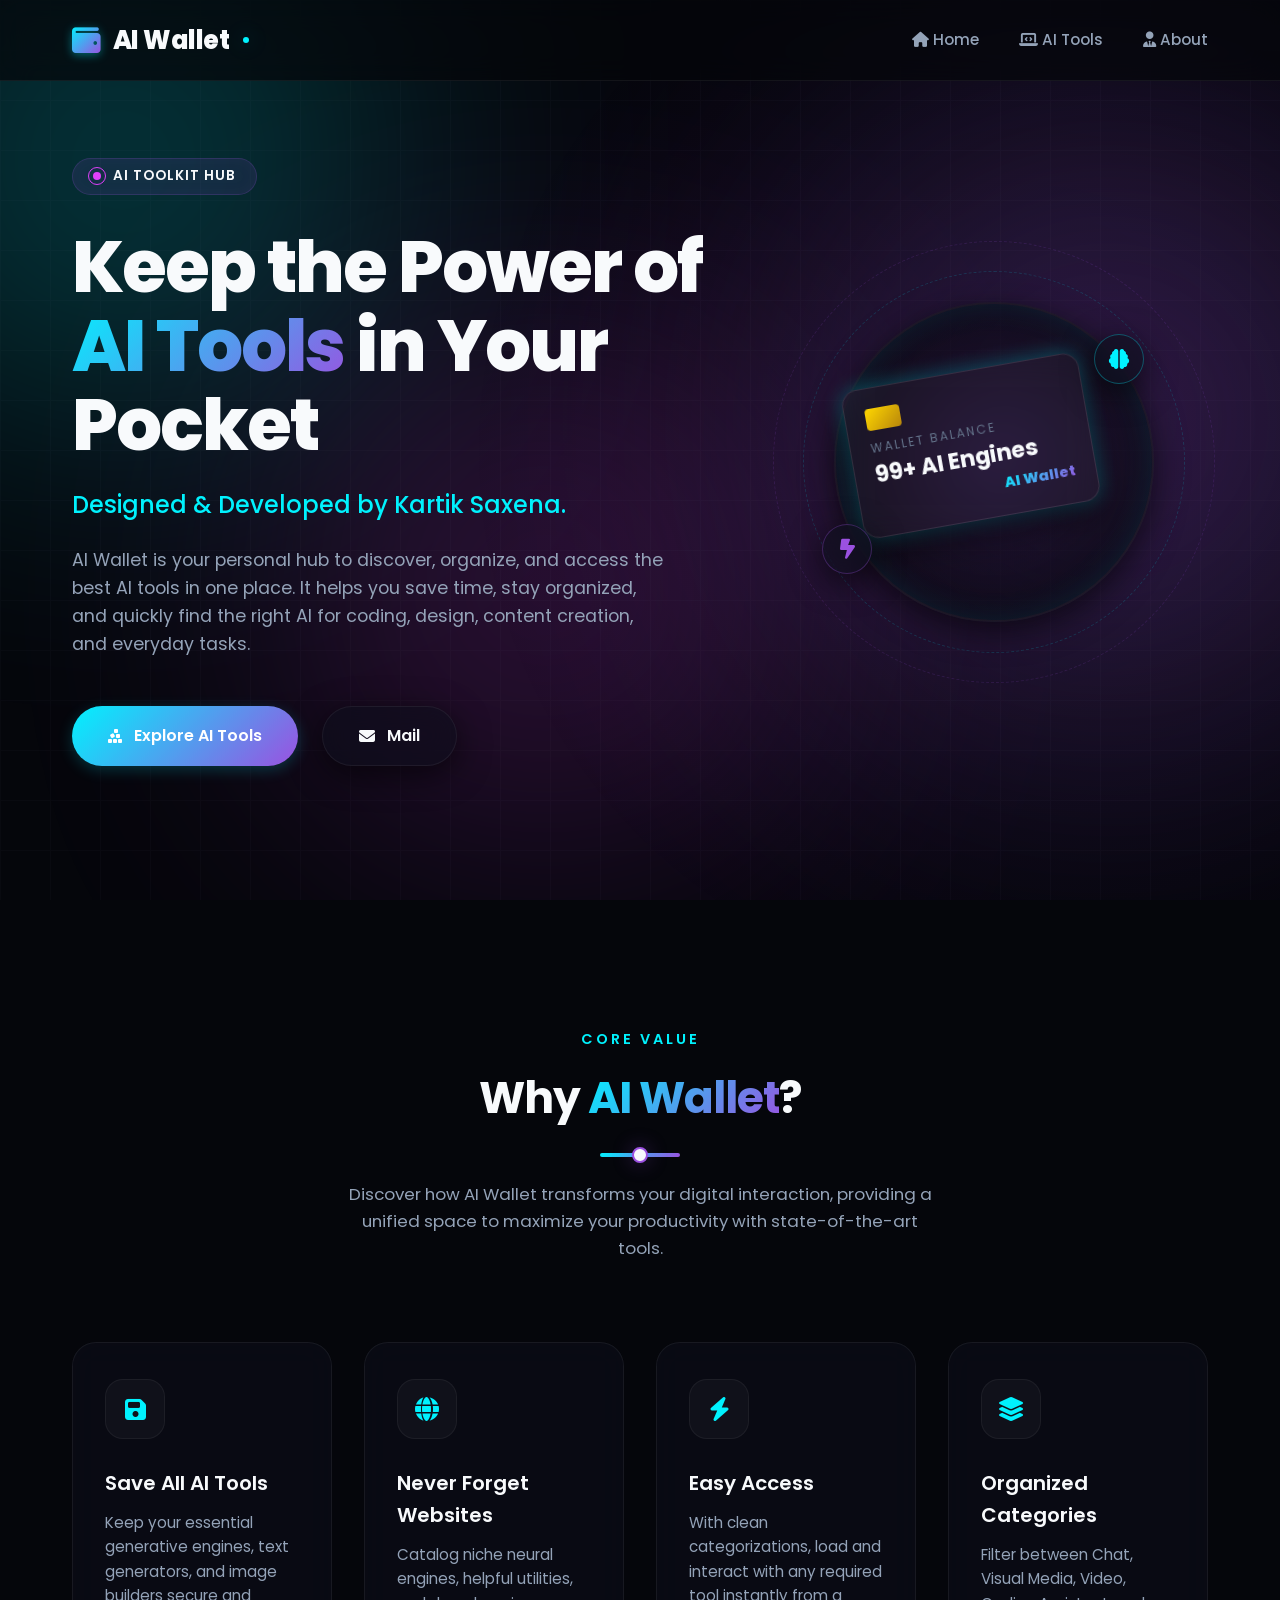
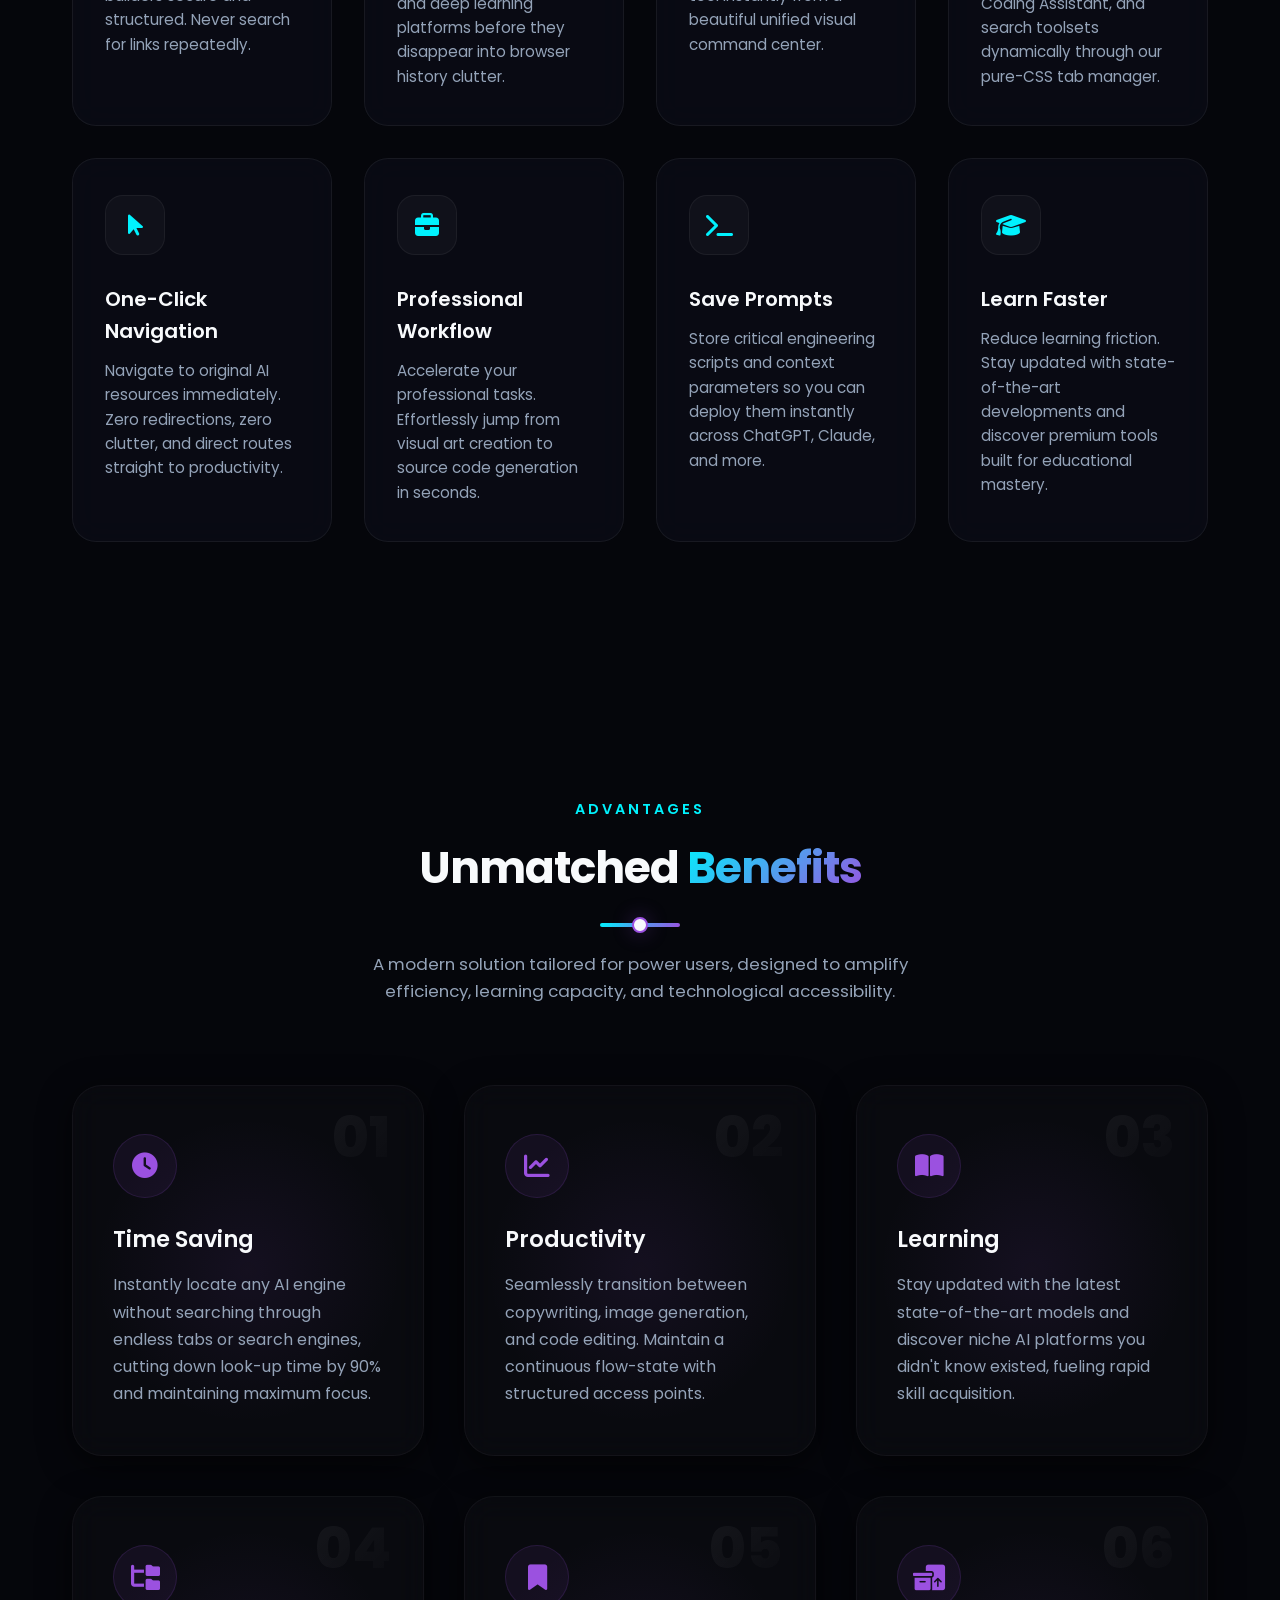
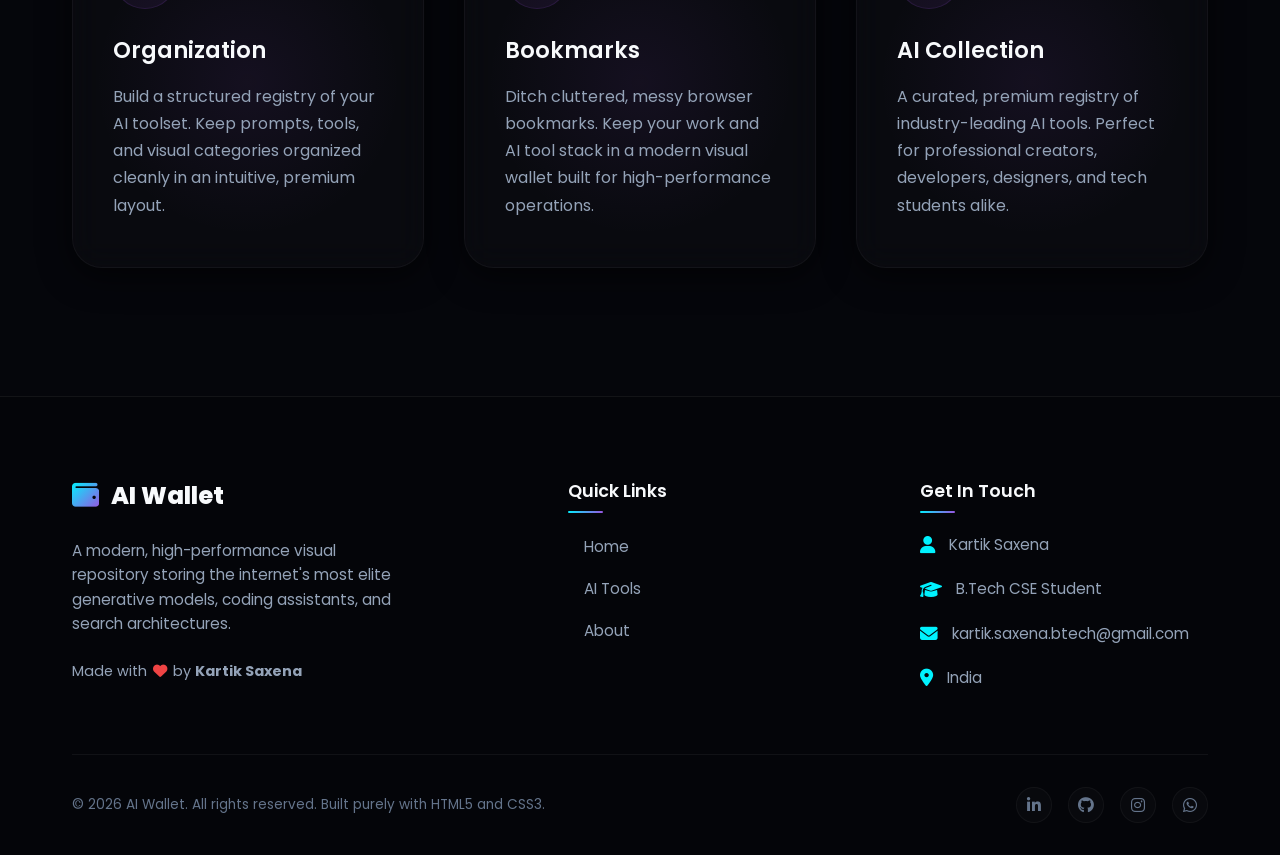
<file: index.html>
<!DOCTYPE html>
<html lang="en">
<head>
    <meta charset="UTF-8">
    <meta name="viewport" content="width=device-width, initial-scale=1.0">
    <title>AI Wallet - Your Personal AI Toolkit & Knowledge Vault</title>
    <!-- Font Awesome Icons -->
    <link rel="stylesheet" href="https://cdnjs.cloudflare.com/ajax/libs/font-awesome/6.4.0/css/all.min.css" integrity="sha512-iecdLmaskl7CVkqkXNQ/ZH/XLlvWZOJyj7Yy7tcenmpD1ypASozpmT/E0iPtmFIB46ZmdtAc9eNBvH0H/ZpiBw==" crossorigin="anonymous" referrerpolicy="no-referrer" />
    <!-- Link CSS -->
    <link rel="stylesheet" href="style.css">
</head>
<body>

    <!-- BACKGROUND DECORATIVE GLOWS -->
    <div class="bg-glow-container">
        <div class="glow-blob glow-blob-1"></div>
        <div class="glow-blob glow-blob-2"></div>
        <div class="glow-blob glow-blob-3"></div>
    </div>
    <div class="bg-grid-pattern"></div>

    <!-- NAVBAR -->
    <header class="header">
        <div class="container navbar">
            <a href="index.html" class="logo">
                <i class="fa-solid fa-wallet"></i> AI Wallet<span class="logo-dot"></span>
            </a>
            
            <!-- CSS-only mobile menu toggle -->
            <input type="checkbox" id="nav-toggle" class="nav-toggle">
            <label for="nav-toggle" class="nav-toggle-label">
                <span></span>
                <span></span>
                <span></span>
            </label>
            
            <ul class="nav-menu">
                <li><a href="index.html" class="nav-link active"><i class="fa-solid fa-house"></i> Home</a></li>
                <li><a href="ai-tools.html" class="nav-link"><i class="fa-solid fa-laptop-code"></i> AI Tools</a></li>
                <li><a href="about.html" class="nav-link"><i class="fa-solid fa-user-tie"></i> About</a></li>
            </ul>
        </div>
    </header>

    <main>
        <!-- HERO SECTION & WEBSITE INTRODUCTION -->
        <section class="hero">
            <div class="container hero-grid">
                <div class="hero-content">
                    <div class="hero-tagline-wrapper">
                        <span class="tagline-pulse"></span>
                        <span>AI Toolkit Hub </span>
                    </div>
                    <h1 class="hero-title">
                        Keep the Power of <span class="gradient-text">AI Tools</span> in Your Pocket
                    </h1>
                    <h2 class="hero-subtitle">
                        Designed & Developed by Kartik Saxena.
                    </h2>
                    <p class="hero-desc">
    AI Wallet is your personal hub to discover, organize, and access the best AI tools in one place. It helps you save time, stay organized, and quickly find the right AI for coding, design, content creation, and everyday tasks.
</p>

                    <div class="hero-btns">
                        <a href="ai-tools.html" class="btn btn-primary"><i class="fa-solid fa-cubes-stacked"></i> Explore AI Tools</a>
                        <a href="mailto:kartiksaxena748@gmail.com" class="btn btn-secondary"><i class="fa-solid fa-envelope"></i> Mail</a>
                    </div>
                </div>
                
                <div class="hero-visual">
                    <div class="visual-globe"></div>
                    <!-- Float mock card -->
                    <div class="wallet-card-mock">
                        <div class="mock-chip"></div>
                        <div>
                            <div class="mock-title">Wallet Balance</div>
                            <div class="mock-balance">99+ AI Engines</div>
                        </div>
                        <div class="mock-brand">AI Wallet</div>
                    </div>
                    <!-- Floating decorative icons -->
                    <div class="floating-icon-ai float-icon-1">
                        <i class="fa-solid fa-brain"></i>
                    </div>
                    <div class="floating-icon-ai float-icon-2">
                        <i class="fa-solid fa-bolt-lightning"></i>
                    </div>
                </div>
            </div>
        </section>

        <!-- SECOND SECTION: WHY AI WALLET? -->
        <section class="section-padding">
            <div class="container">
                <div class="section-header">
                    <span class="sub-title">Core Value</span>
                    <h2 class="main-title text-center">Why <span class="gradient-text">AI Wallet</span>?</h2>
                    <div class="divider"></div>
                    <p class="desc">Discover how AI Wallet transforms your digital interaction, providing a unified space to maximize your productivity with state-of-the-art tools.</p>
                </div>
                
                <div class="why-grid">
                    <!-- Card 1 -->
                    <div class="info-card">
                        <div class="info-card-icon-wrapper">
                            <i class="fa-solid fa-floppy-disk"></i>
                        </div>
                        <h3 class="info-card-title">Save All AI Tools</h3>
                        <p class="info-card-desc">Keep your essential generative engines, text generators, and image builders secure and structured. Never search for links repeatedly.</p>
                    </div>
                    
                    <!-- Card 2 -->
                    <div class="info-card">
                        <div class="info-card-icon-wrapper">
                            <i class="fa-solid fa-globe"></i>
                        </div>
                        <h3 class="info-card-title">Never Forget Websites</h3>
                        <p class="info-card-desc">Catalog niche neural engines, helpful utilities, and deep learning platforms before they disappear into browser history clutter.</p>
                    </div>
                    
                    <!-- Card 3 -->
                    <div class="info-card">
                        <div class="info-card-icon-wrapper">
                            <i class="fa-solid fa-bolt"></i>
                        </div>
                        <h3 class="info-card-title">Easy Access</h3>
                        <p class="info-card-desc">With clean categorizations, load and interact with any required tool instantly from a beautiful unified visual command center.</p>
                    </div>
                    
                    <!-- Card 4 -->
                    <div class="info-card">
                        <div class="info-card-icon-wrapper">
                            <i class="fa-solid fa-layer-group"></i>
                        </div>
                        <h3 class="info-card-title">Organized Categories</h3>
                        <p class="info-card-desc">Filter between Chat, Visual Media, Video, Coding Assistant, and search toolsets dynamically through our pure-CSS tab manager.</p>
                    </div>
                    
                    <!-- Card 5 -->
                    <div class="info-card">
                        <div class="info-card-icon-wrapper">
                            <i class="fa-solid fa-arrow-pointer"></i>
                        </div>
                        <h3 class="info-card-title">One-Click Navigation</h3>
                        <p class="info-card-desc">Navigate to original AI resources immediately. Zero redirections, zero clutter, and direct routes straight to productivity.</p>
                    </div>
                    
                    <!-- Card 6 -->
                    <div class="info-card">
                        <div class="info-card-icon-wrapper">
                            <i class="fa-solid fa-briefcase"></i>
                        </div>
                        <h3 class="info-card-title">Professional Workflow</h3>
                        <p class="info-card-desc">Accelerate your professional tasks. Effortlessly jump from visual art creation to source code generation in seconds.</p>
                    </div>
                    
                    <!-- Card 7 -->
                    <div class="info-card">
                        <div class="info-card-icon-wrapper">
                            <i class="fa-solid fa-terminal"></i>
                        </div>
                        <h3 class="info-card-title">Save Prompts</h3>
                        <p class="info-card-desc">Store critical engineering scripts and context parameters so you can deploy them instantly across ChatGPT, Claude, and more.</p>
                    </div>
                    
                    <!-- Card 8 -->
                    <div class="info-card">
                        <div class="info-card-icon-wrapper">
                            <i class="fa-solid fa-graduation-cap"></i>
                        </div>
                        <h3 class="info-card-title">Learn Faster</h3>
                        <p class="info-card-desc">Reduce learning friction. Stay updated with state-of-the-art developments and discover premium tools built for educational mastery.</p>
                    </div>
                </div>
            </div>
        </section>

        <!-- THIRD SECTION: BENEFITS -->
        <section class="section-padding">
            <div class="container">
                <div class="section-header">
                    <span class="sub-title">Advantages</span>
                    <h2 class="main-title text-center">Unmatched <span class="gradient-text">Benefits</span></h2>
                    <div class="divider"></div>
                    <p class="desc">A modern solution tailored for power users, designed to amplify efficiency, learning capacity, and technological accessibility.</p>
                </div>
                
                <div class="benefits-grid">
                    <!-- Benefit 1 -->
                    <div class="glass-card">
                        <div class="benefit-num">01</div>
                        <div class="benefit-icon-box">
                            <i class="fa-solid fa-clock"></i>
                        </div>
                        <div class="benefit-content">
                            <h3 class="benefit-title">Time Saving</h3>
                            <p class="benefit-desc">Instantly locate any AI engine without searching through endless tabs or search engines, cutting down look-up time by 90% and maintaining maximum focus.</p>
                        </div>
                    </div>
                    
                    <!-- Benefit 2 -->
                    <div class="glass-card">
                        <div class="benefit-num">02</div>
                        <div class="benefit-icon-box">
                            <i class="fa-solid fa-chart-line"></i>
                        </div>
                        <div class="benefit-content">
                            <h3 class="benefit-title">Productivity</h3>
                            <p class="benefit-desc">Seamlessly transition between copywriting, image generation, and code editing. Maintain a continuous flow-state with structured access points.</p>
                        </div>
                    </div>
                    
                    <!-- Benefit 3 -->
                    <div class="glass-card">
                        <div class="benefit-num">03</div>
                        <div class="benefit-icon-box">
                            <i class="fa-solid fa-book-open"></i>
                        </div>
                        <div class="benefit-content">
                            <h3 class="benefit-title">Learning</h3>
                            <p class="benefit-desc">Stay updated with the latest state-of-the-art models and discover niche AI platforms you didn't know existed, fueling rapid skill acquisition.</p>
                        </div>
                    </div>
                    
                    <!-- Benefit 4 -->
                    <div class="glass-card">
                        <div class="benefit-num">04</div>
                        <div class="benefit-icon-box">
                            <i class="fa-solid fa-folder-tree"></i>
                        </div>
                        <div class="benefit-content">
                            <h3 class="benefit-title">Organization</h3>
                            <p class="benefit-desc">Build a structured registry of your AI toolset. Keep prompts, tools, and visual categories organized cleanly in an intuitive, premium layout.</p>
                        </div>
                    </div>
                    
                    <!-- Benefit 5 -->
                    <div class="glass-card">
                        <div class="benefit-num">05</div>
                        <div class="benefit-icon-box">
                            <i class="fa-solid fa-bookmark"></i>
                        </div>
                        <div class="benefit-content">
                            <h3 class="benefit-title">Bookmarks</h3>
                            <p class="benefit-desc">Ditch cluttered, messy browser bookmarks. Keep your work and AI tool stack in a modern visual wallet built for high-performance operations.</p>
                        </div>
                    </div>
                    
                    <!-- Benefit 6 -->
                    <div class="glass-card">
                        <div class="benefit-num">06</div>
                        <div class="benefit-icon-box">
                            <i class="fa-solid fa-boxes-packing"></i>
                        </div>
                        <div class="benefit-content">
                            <h3 class="benefit-title">AI Collection</h3>
                            <p class="benefit-desc">A curated, premium registry of industry-leading AI tools. Perfect for professional creators, developers, designers, and tech students alike.</p>
                        </div>
                    </div>
                </div>
            </div>
        </section>
    </main>

    <!-- FOOTER -->
    <footer class="footer">
        <div class="container">
            <div class="footer-top">
                <!-- Brand Col -->
                <div class="footer-brand-box">
                    <a href="index.html" class="footer-logo">
                        <i class="fa-solid fa-wallet"></i> AI Wallet
                    </a>
                    <p class="footer-desc">
                        A modern, high-performance visual repository storing the internet's most elite generative models, coding assistants, and search architectures.
                    </p>
                    <div class="footer-credit">
                        Made with <i class="fa-solid fa-heart"></i> by <strong>Kartik Saxena</strong>
                    </div>
                </div>
                
                <!-- Quick Links -->
                <div>
                    <h4 class="footer-col-title">Quick Links</h4>
                    <ul class="footer-links">
                        <li class="footer-link-item"><a href="index.html" class="active"><i class="fa-solid fa-chevron-right"></i> Home</a></li>
                        <li class="footer-link-item"><a href="ai-tools.html"><i class="fa-solid fa-chevron-right"></i> AI Tools</a></li>
                        <li class="footer-link-item"><a href="about.html"><i class="fa-solid fa-chevron-right"></i> About</a></li>
                    </ul>
                </div>
                
                <!-- Contact info -->
                <div>
                    <h4 class="footer-col-title">Get In Touch</h4>
                    <div class="footer-contact-info">
                        <div class="contact-info-item">
                            <i class="fa-solid fa-user"></i>
                            <span>Kartik Saxena</span>
                        </div>
                        <div class="contact-info-item">
                            <i class="fa-solid fa-graduation-cap"></i>
                            <span>B.Tech CSE Student</span>
                        </div>
                        <div class="contact-info-item">
                            <i class="fa-solid fa-envelope"></i>
                            <a href="mailto:kartik.saxena.btech@gmail.com">kartik.saxena.btech@gmail.com</a>
                        </div>
                        <div class="contact-info-item">
                            <i class="fa-solid fa-location-dot"></i>
                            <span>India</span>
                        </div>
                    </div>
                </div>
            </div>
            
            <div class="footer-bottom">
                <div class="copyright-text">
                    &copy; 2026 AI Wallet. All rights reserved. Built purely with HTML5 and CSS3.
                </div>
                <div class="footer-socials">
                    <a href="#" class="footer-social-btn" title="LinkedIn"><i class="fab fa-linkedin-in"></i></a>
                    <a href="#" class="footer-social-btn" title="GitHub"><i class="fab fa-github"></i></a>
                    <a href="#" class="footer-social-btn" title="Instagram"><i class="fab fa-instagram"></i></a>
                    <a href="#" class="footer-social-btn" title="WhatsApp"><i class="fab fa-whatsapp"></i></a>
                </div>
            </div>
        </div>
    </footer>

</body>
</html>
</file>
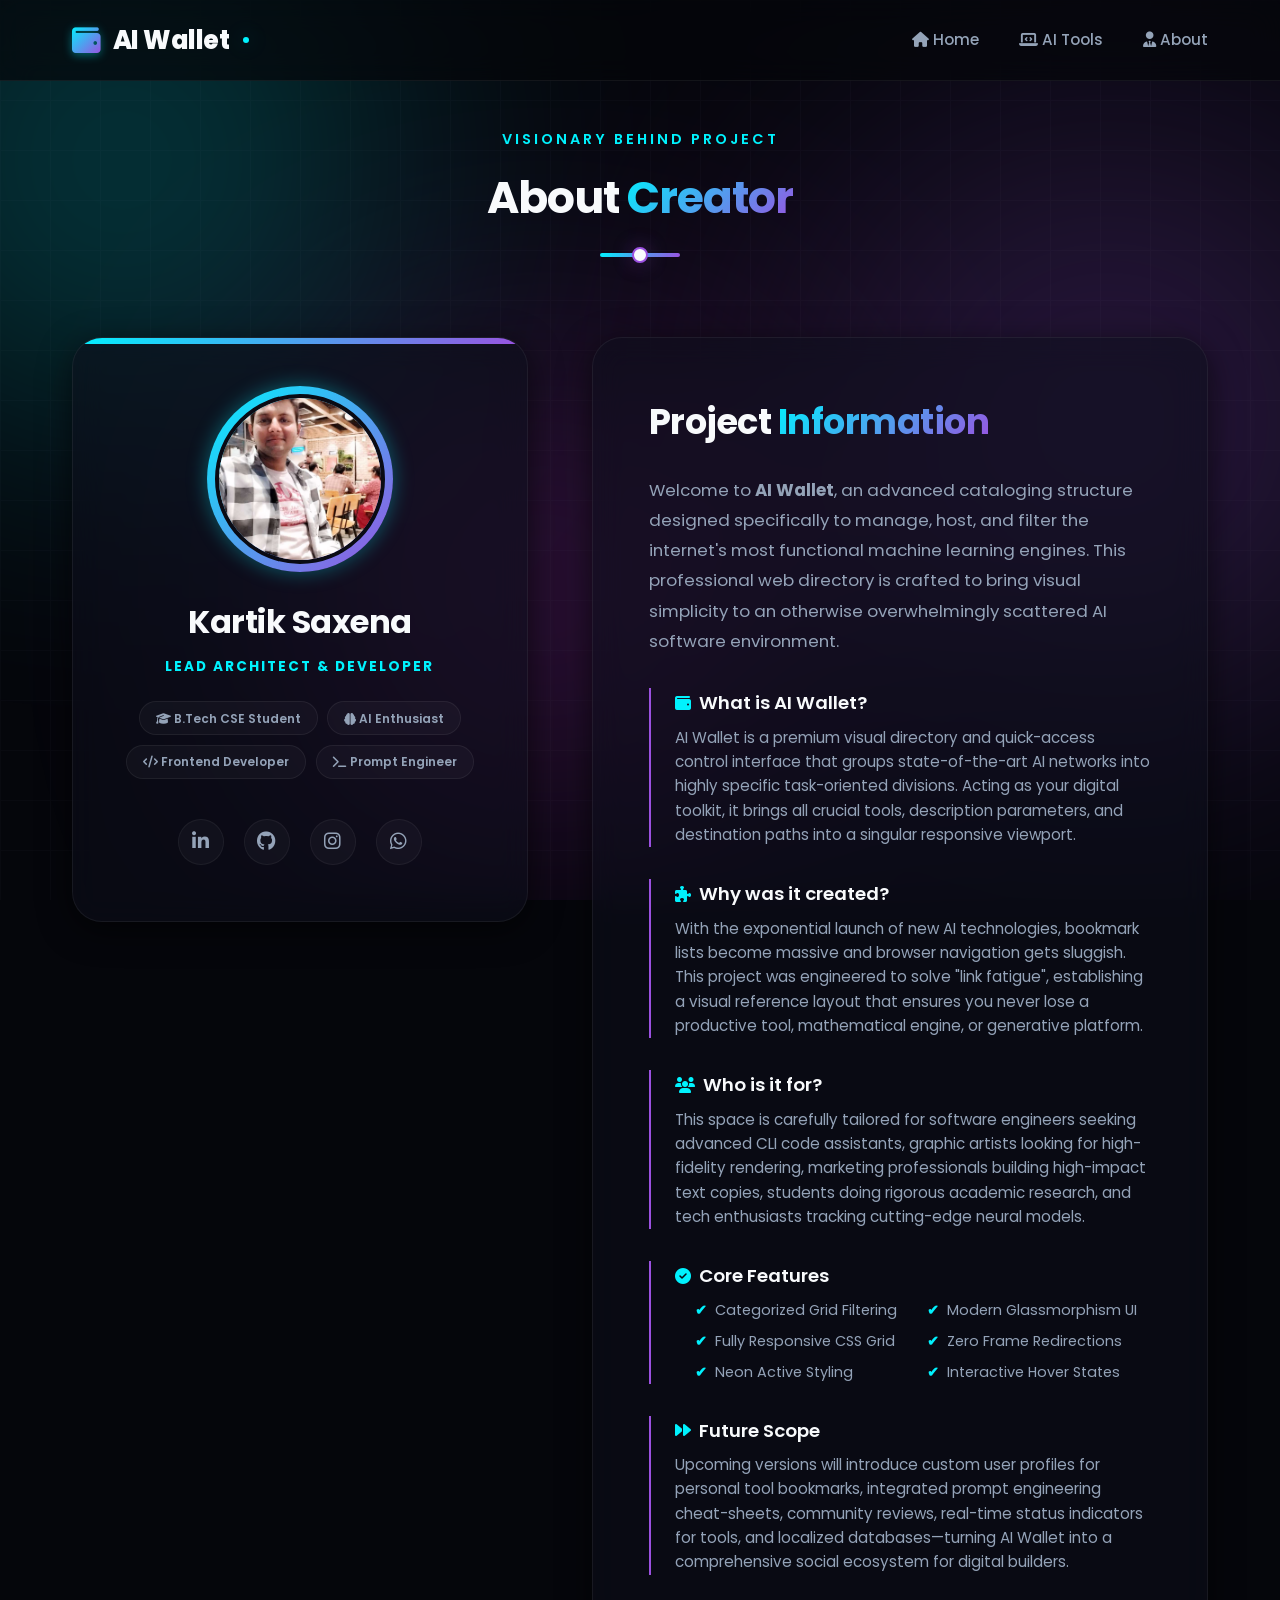
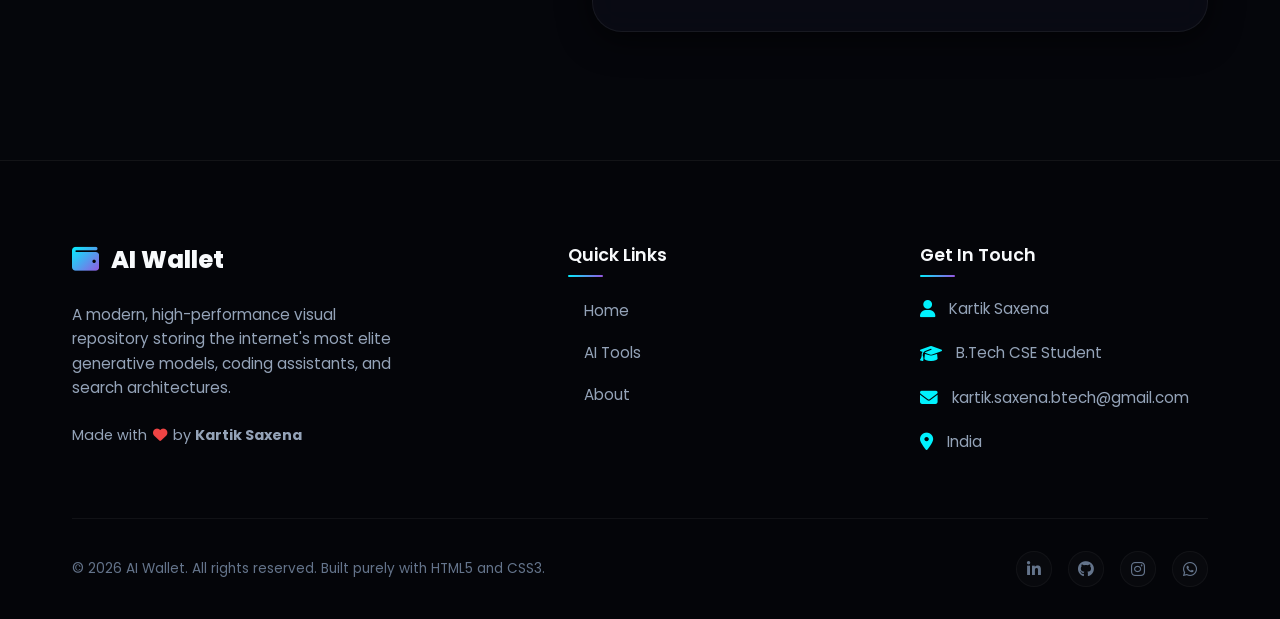
<file: about.html>
<!DOCTYPE html>
<html lang="en">
<head>
    <meta charset="UTF-8">
    <meta name="viewport" content="width=device-width, initial-scale=1.0">
    <title>About Creator - AI Wallet</title>
    <!-- Font Awesome Icons -->
    <link rel="stylesheet" href="https://cdnjs.cloudflare.com/ajax/libs/font-awesome/6.4.0/css/all.min.css" integrity="sha512-iecdLmaskl7CVkqkXNQ/ZH/XLlvWZOJyj7Yy7tcenmpD1ypASozpmT/E0iPtmFIB46ZmdtAc9eNBvH0H/ZpiBw==" crossorigin="anonymous" referrerpolicy="no-referrer" />
    <!-- Link CSS -->
    <link rel="stylesheet" href="style.css">
</head>
<body>

    <!-- BACKGROUND DECORATIVE GLOWS -->
    <div class="bg-glow-container">
        <div class="glow-blob glow-blob-1"></div>
        <div class="glow-blob glow-blob-2"></div>
        <div class="glow-blob glow-blob-3"></div>
    </div>
    <div class="bg-grid-pattern"></div>

    <!-- NAVBAR -->
    <header class="header">
        <div class="container navbar">
            <a href="index.html" class="logo">
                <i class="fa-solid fa-wallet"></i> AI Wallet<span class="logo-dot"></span>
            </a>
            
            <!-- CSS-only mobile menu toggle -->
            <input type="checkbox" id="nav-toggle" class="nav-toggle">
            <label for="nav-toggle" class="nav-toggle-label">
                <span></span>
                <span></span>
                <span></span>
            </label>
            
            <ul class="nav-menu">
                <li><a href="index.html" class="nav-link"><i class="fa-solid fa-house"></i> Home</a></li>
                <li><a href="ai-tools.html" class="nav-link"><i class="fa-solid fa-laptop-code"></i> AI Tools</a></li>
                <li><a href="about.html" class="nav-link active"><i class="fa-solid fa-user-tie"></i> About</a></li>
            </ul>
        </div>
    </header>

    <main class="page-hero-padding">
        <!-- ABOUT CREATOR SECTION -->
        <section class="section-padding">
            <div class="container">
                <div class="section-header">
                    <span class="sub-title">Visionary Behind Project</span>
                    <h1 class="main-title text-center">About <span class="gradient-text">Creator</span></h1>
                    <div class="divider"></div>
                    <p class="desc"></p>
                </div>
                
                <div class="about-grid">
                    
                    <!-- Creator Profile Card -->
                    <div class="creator-profile-card">
                        <div class="creator-img-wrapper">
                            <img src="self.jpeg" alt="Kartik Saxena" class="creator-img">
                        </div>
                        <h2 class="creator-name">Kartik Saxena</h2>
                        <p class="creator-role-title">Lead Architect & Developer</p>
                        
                        <div class="badge-group">
                            <span class="badge-pill"><i class="fa-solid fa-graduation-cap"></i> B.Tech CSE Student</span>
                            <span class="badge-pill"><i class="fa-solid fa-brain"></i> AI Enthusiast</span>
                            <span class="badge-pill"><i class="fa-solid fa-code"></i> Frontend Developer</span>
                            <span class="badge-pill"><i class="fa-solid fa-terminal"></i> Prompt Engineer</span>
                        </div>
                        
                        <div class="social-icons">
                            <a href="#" class="social-icon-btn linkedin" title="LinkedIn"><i class="fab fa-linkedin-in"></i></a>
                            <a href="#" class="social-icon-btn github" title="GitHub"><i class="fab fa-github"></i></a>
                            <a href="#" class="social-icon-btn instagram" title="Instagram"><i class="fab fa-instagram"></i></a>
                            <a href="#" class="social-icon-btn whatsapp" title="WhatsApp"><i class="fab fa-whatsapp"></i></a>
                        </div>
                    </div>
                    
                    <!-- Project Information Column -->
                    <div class="project-info-wrapper">
                        <h3 class="about-title">Project <span class="gradient-text">Information</span></h3>
                        <p class="about-intro-text">
                            Welcome to <strong>AI Wallet</strong>, an advanced cataloging structure designed specifically to manage, host, and filter the internet's most functional machine learning engines. This professional web directory is crafted to bring visual simplicity to an otherwise overwhelmingly scattered AI software environment.
                        </p>
                        
                        <div class="project-details-grid">
                            
                            <!-- Box 1 -->
                            <div class="detail-item-box">
                                <h4 class="detail-item-title"><i class="fa-solid fa-wallet"></i> What is AI Wallet?</h4>
                                <p class="detail-item-desc">
                                    AI Wallet is a premium visual directory and quick-access control interface that groups state-of-the-art AI networks into highly specific task-oriented divisions. Acting as your digital toolkit, it brings all crucial tools, description parameters, and destination paths into a singular responsive viewport.
                                </p>
                            </div>
                            
                            <!-- Box 2 -->
                            <div class="detail-item-box">
                                <h4 class="detail-item-title"><i class="fa-solid fa-puzzle-piece"></i> Why was it created?</h4>
                                <p class="detail-item-desc">
                                    With the exponential launch of new AI technologies, bookmark lists become massive and browser navigation gets sluggish. This project was engineered to solve "link fatigue", establishing a visual reference layout that ensures you never lose a productive tool, mathematical engine, or generative platform.
                                </p>
                            </div>
                            
                            <!-- Box 3 -->
                            <div class="detail-item-box">
                                <h4 class="detail-item-title"><i class="fa-solid fa-users"></i> Who is it for?</h4>
                                <p class="detail-item-desc">
                                    This space is carefully tailored for software engineers seeking advanced CLI code assistants, graphic artists looking for high-fidelity rendering, marketing professionals building high-impact text copies, students doing rigorous academic research, and tech enthusiasts tracking cutting-edge neural models.
                                </p>
                            </div>
                            
                            <!-- Box 4 -->
                            <div class="detail-item-box">
                                <h4 class="detail-item-title"><i class="fa-solid fa-circle-check"></i> Core Features</h4>
                                <ul class="detail-list">
                                    <li>Categorized Grid Filtering</li>
                                    <li>Modern Glassmorphism UI</li>
                                    <li>Fully Responsive CSS Grid</li>
                                    <li>Zero Frame Redirections</li>
                                    <li>Neon Active Styling</li>
                                    <li>Interactive Hover States</li>
                                </ul>
                            </div>
                            
                            <!-- Box 5 -->
                            <div class="detail-item-box">
                                <h4 class="detail-item-title"><i class="fa-solid fa-forward"></i> Future Scope</h4>
                                <p class="detail-item-desc">
                                    Upcoming versions will introduce custom user profiles for personal tool bookmarks, integrated prompt engineering cheat-sheets, community reviews, real-time status indicators for tools, and localized databases—turning AI Wallet into a comprehensive social ecosystem for digital builders.
                                </p>
                            </div>
                            
                        </div>
                    </div>
                    
                </div>
            </div>
        </section>
    </main>

    <!-- FOOTER -->
    <footer class="footer">
        <div class="container">
            <div class="footer-top">
                <!-- Brand Col -->
                <div class="footer-brand-box">
                    <a href="index.html" class="footer-logo">
                        <i class="fa-solid fa-wallet"></i> AI Wallet
                    </a>
                    <p class="footer-desc">
                        A modern, high-performance visual repository storing the internet's most elite generative models, coding assistants, and search architectures.
                    </p>
                    <div class="footer-credit">
                        Made with <i class="fa-solid fa-heart"></i> by <strong>Kartik Saxena</strong>
                    </div>
                </div>
                
                <!-- Quick Links -->
                <div>
                    <h4 class="footer-col-title">Quick Links</h4>
                    <ul class="footer-links">
                        <li class="footer-link-item"><a href="index.html"><i class="fa-solid fa-chevron-right"></i> Home</a></li>
                        <li class="footer-link-item"><a href="ai-tools.html"><i class="fa-solid fa-chevron-right"></i> AI Tools</a></li>
                        <li class="footer-link-item"><a href="about.html" class="active"><i class="fa-solid fa-chevron-right"></i> About</a></li>
                    </ul>
                </div>
                
                <!-- Contact info -->
                <div>
                    <h4 class="footer-col-title">Get In Touch</h4>
                    <div class="footer-contact-info">
                        <div class="contact-info-item">
                            <i class="fa-solid fa-user"></i>
                            <span>Kartik Saxena</span>
                        </div>
                        <div class="contact-info-item">
                            <i class="fa-solid fa-graduation-cap"></i>
                            <span>B.Tech CSE Student</span>
                        </div>
                        <div class="contact-info-item">
                            <i class="fa-solid fa-envelope"></i>
                            <a href="mailto:kartik.saxena.btech@gmail.com">kartik.saxena.btech@gmail.com</a>
                        </div>
                        <div class="contact-info-item">
                            <i class="fa-solid fa-location-dot"></i>
                            <span>India</span>
                        </div>
                    </div>
                </div>
            </div>
            
            <div class="footer-bottom">
                <div class="copyright-text">
                    &copy; 2026 AI Wallet. All rights reserved. Built purely with HTML5 and CSS3.
                </div>
                <div class="footer-socials">
                    <a href="#" class="footer-social-btn" title="LinkedIn"><i class="fab fa-linkedin-in"></i></a>
                    <a href="#" class="footer-social-btn" title="GitHub"><i class="fab fa-github"></i></a>
                    <a href="#" class="footer-social-btn" title="Instagram"><i class="fab fa-instagram"></i></a>
                    <a href="#" class="footer-social-btn" title="WhatsApp"><i class="fab fa-whatsapp"></i></a>
                </div>
            </div>
        </div>
    </footer>

</body>
</html>
</file>
<file: style.css>
/* 
   AI Wallet - Premium CSS Stylesheet
   Theme: Dark, Modern, Premium, Glassmorphism
   Accent: Blue + Purple Neon
   Author: Kartik Saxena
*/

@import url('https://fonts.googleapis.com/css2?family=Poppins:ital,wght@0,300;0,400;0,500;0,600;0,700;0,800;1,300;1,400&display=swap');

/* --- CUSTOM VARIABLES --- */
:root {
    --bg-primary: #05060b;
    --bg-secondary: #0a0b14;
    --accent-blue: #00f2fe;
    --accent-purple: #9b51e0;
    --accent-magenta: #e040fb;
    --text-primary: #f8fafc;
    --text-secondary: #94a3b8;
    --text-muted: #64748b;
    
    /* Gradients */
    --gradient-primary: linear-gradient(135deg, var(--accent-blue) 0%, var(--accent-purple) 100%);
    --gradient-purple-blue: linear-gradient(135deg, var(--accent-purple) 0%, var(--accent-blue) 100%);
    --gradient-dark: linear-gradient(135deg, #0d0f1c 0%, #05060b 100%);
    --gradient-glow: linear-gradient(135deg, rgba(0, 242, 254, 0.15) 0%, rgba(155, 81, 224, 0.15) 100%);
    
    /* Glassmorphism */
    --glass-bg: rgba(13, 15, 28, 0.55);
    --glass-border: rgba(255, 255, 255, 0.06);
    --glass-border-hover: rgba(255, 255, 255, 0.12);
    --glass-blur: blur(15px);
    
    /* Shadows */
    --shadow-main: 0 8px 32px 0 rgba(0, 0, 0, 0.6);
    --shadow-blue-glow: 0 0 20px rgba(0, 242, 254, 0.35);
    --shadow-purple-glow: 0 0 20px rgba(155, 81, 224, 0.35);
    
    /* Animation speed */
    --transition-speed: 0.35s;
}

/* --- RESET & GLOBAL STYLES --- */
* {
    margin: 0;
    padding: 0;
    box-sizing: border-box;
}

html {
    scroll-behavior: smooth;
    font-size: 16px;
}

body {
    font-family: 'Poppins', sans-serif;
    background-color: var(--bg-primary);
    color: var(--text-primary);
    line-height: 1.6;
    overflow-x: hidden;
    position: relative;
}

/* Custom Scrollbar */
::-webkit-scrollbar {
    width: 10px;
}

::-webkit-scrollbar-track {
    background: var(--bg-primary);
}

::-webkit-scrollbar-thumb {
    background: linear-gradient(180deg, var(--accent-blue), var(--accent-purple));
    border-radius: 5px;
}

::-webkit-scrollbar-thumb:hover {
    background: linear-gradient(180deg, var(--accent-purple), var(--accent-blue));
}

/* --- BACKGROUND DECORATIVE GLOWS --- */
.bg-glow-container {
    position: fixed;
    top: 0;
    left: 0;
    width: 100%;
    height: 100%;
    z-index: -2;
    overflow: hidden;
    pointer-events: none;
}

.glow-blob {
    position: absolute;
    border-radius: 50%;
    filter: blur(140px);
    opacity: 0.25;
    animation: float 20s infinite ease-in-out;
}

.glow-blob-1 {
    top: -10%;
    left: -10%;
    width: 500px;
    height: 500px;
    background: var(--accent-blue);
    animation-delay: 0s;
}

.glow-blob-2 {
    bottom: 20%;
    right: -10%;
    width: 600px;
    height: 600px;
    background: var(--accent-purple);
    animation-delay: -5s;
}

.glow-blob-3 {
    top: 40%;
    left: 25%;
    width: 450px;
    height: 450px;
    background: var(--accent-magenta);
    animation-delay: -10s;
}

@keyframes float {
    0%, 100% {
        transform: translate(0, 0) scale(1);
    }
    33% {
        transform: translate(50px, -50px) scale(1.15);
    }
    66% {
        transform: translate(-30px, 40px) scale(0.9);
    }
}

/* Grid overlay for tech look */
.bg-grid-pattern {
    position: fixed;
    top: 0;
    left: 0;
    width: 100%;
    height: 100%;
    z-index: -1;
    opacity: 0.03;
    pointer-events: none;
    background-image: linear-gradient(var(--text-secondary) 1px, transparent 1px),
                      linear-gradient(90deg, var(--text-secondary) 1px, transparent 1px);
    background-size: 50px 50px;
}

/* --- CONTAINER & UTILITIES --- */
.container {
    width: 100%;
    max-width: 1200px;
    margin: 0 auto;
    padding: 0 2rem;
}

.section-padding {
    padding: 8rem 0;
}

.text-center {
    text-align: center;
}

.gradient-text {
    background: var(--gradient-primary);
    -webkit-background-clip: text;
    -webkit-text-fill-color: transparent;
    background-clip: text;
}

.section-header {
    margin-bottom: 5rem;
    text-align: center;
}

.section-header .sub-title {
    font-size: 0.9rem;
    font-weight: 600;
    text-transform: uppercase;
    letter-spacing: 3px;
    color: var(--accent-blue);
    display: block;
    margin-bottom: 0.75rem;
}

.section-header .main-title {
    font-size: 2.75rem;
    font-weight: 700;
    margin-bottom: 1.25rem;
    letter-spacing: -1px;
}

.section-header .divider {
    width: 80px;
    height: 4px;
    background: var(--gradient-primary);
    margin: 0 auto 1.5rem auto;
    border-radius: 2px;
    position: relative;
}

.section-header .divider::after {
    content: '';
    position: absolute;
    top: 50%;
    left: 50%;
    transform: translate(-50%, -50%);
    width: 12px;
    height: 12px;
    background: var(--text-primary);
    border: 2px solid var(--accent-purple);
    border-radius: 50%;
    box-shadow: var(--shadow-purple-glow);
}

.section-header .desc {
    max-width: 600px;
    margin: 0 auto;
    color: var(--text-secondary);
    font-size: 1.05rem;
}

/* --- BUTTONS --- */
.btn {
    display: inline-flex;
    align-items: center;
    justify-content: center;
    gap: 0.75rem;
    padding: 1rem 2.25rem;
    border-radius: 50px;
    font-family: 'Poppins', sans-serif;
    font-size: 1rem;
    font-weight: 600;
    text-decoration: none;
    cursor: pointer;
    transition: all var(--transition-speed) cubic-bezier(0.4, 0, 0.2, 1);
}

.btn-primary {
    background: var(--gradient-primary);
    color: #ffffff;
    border: none;
    box-shadow: 0 4px 15px rgba(0, 242, 254, 0.2);
    position: relative;
    overflow: hidden;
    z-index: 1;
}

.btn-primary::before {
    content: '';
    position: absolute;
    top: 0;
    left: 0;
    width: 100%;
    height: 100%;
    background: var(--gradient-purple-blue);
    z-index: -1;
    opacity: 0;
    transition: opacity var(--transition-speed) ease;
}

.btn-primary:hover::before {
    opacity: 1;
}

.btn-primary:hover {
    transform: translateY(-3px);
    box-shadow: var(--shadow-blue-glow), 0 8px 25px rgba(0, 242, 254, 0.3);
}

.btn-secondary {
    background: var(--glass-bg);
    color: var(--text-primary);
    border: 1px solid var(--glass-border);
    backdrop-filter: var(--glass-blur);
    box-shadow: var(--shadow-main);
}

.btn-secondary:hover {
    background: rgba(255, 255, 255, 0.08);
    border-color: var(--accent-blue);
    color: var(--text-primary);
    transform: translateY(-3px);
    box-shadow: 0 0 15px rgba(0, 242, 254, 0.2);
}

/* --- HEADER / NAVIGATION --- */
.header {
    position: fixed;
    top: 0;
    left: 0;
    width: 100%;
    z-index: 1000;
    background: rgba(5, 6, 11, 0.7);
    backdrop-filter: blur(15px);
    -webkit-backdrop-filter: blur(15px);
    border-bottom: 1px solid var(--glass-border);
    transition: all var(--transition-speed) ease;
}

.navbar {
    display: flex;
    align-items: center;
    justify-content: space-between;
    height: 80px;
}

.logo {
    display: flex;
    align-items: center;
    gap: 0.75rem;
    font-size: 1.6rem;
    font-weight: 800;
    letter-spacing: -0.5px;
    text-decoration: none;
    color: var(--text-primary);
}

.logo i {
    font-size: 1.8rem;
    background: var(--gradient-primary);
    -webkit-background-clip: text;
    -webkit-text-fill-color: transparent;
    filter: drop-shadow(0px 2px 5px rgba(0, 242, 254, 0.4));
}

.logo-dot {
    display: inline-block;
    width: 6px;
    height: 6px;
    background-color: var(--accent-blue);
    border-radius: 50%;
    margin-left: 2px;
    box-shadow: var(--shadow-blue-glow);
}

/* Menu links */
.nav-menu {
    display: flex;
    align-items: center;
    list-style: none;
    gap: 2.5rem;
}

.nav-link {
    color: var(--text-secondary);
    text-decoration: none;
    font-size: 0.95rem;
    font-weight: 500;
    transition: all var(--transition-speed) ease;
    position: relative;
    padding: 0.5rem 0;
}

.nav-link::after {
    content: '';
    position: absolute;
    bottom: 0;
    left: 0;
    width: 0;
    height: 2px;
    background: var(--gradient-primary);
    transition: width var(--transition-speed) cubic-bezier(0.4, 0, 0.2, 1);
    border-radius: 2px;
}

.nav-link:hover {
    color: var(--text-primary);
    text-shadow: 0 0 10px rgba(0, 242, 254, 0.3);
}

.nav-link:hover::after {
    width: 100%;
}

/* Hide checkbox and toggle burger */
.nav-toggle {
    display: none;
}

.nav-toggle-label {
    display: none;
    cursor: pointer;
    flex-direction: column;
    justify-content: space-between;
    width: 26px;
    height: 18px;
    z-index: 1001;
}

.nav-toggle-label span {
    display: block;
    height: 2px;
    width: 100%;
    background-color: var(--text-primary);
    border-radius: 2px;
    transition: all var(--transition-speed) ease;
}

/* --- HERO SECTION --- */
.hero {
    min-height: 100vh;
    display: flex;
    align-items: center;
    position: relative;
    padding-top: 120px;
    padding-bottom: 6rem;
    overflow: hidden;
}

.hero::after {
    content: '';
    position: absolute;
    width: 100%;
    height: 100%;
    top: 0;
    left: 0;
    background: radial-gradient(circle at 80% 50%, rgba(155, 81, 224, 0.08) 0%, transparent 50%);
    z-index: -1;
    pointer-events: none;
}

.hero-grid {
    display: grid;
    grid-template-columns: 1.2fr 0.8fr;
    gap: 4rem;
    align-items: center;
}

.hero-content {
    animation: fadeInUp 1s ease-out;
}

.hero-tagline-wrapper {
    display: inline-flex;
    align-items: center;
    gap: 0.75rem;
    background: rgba(155, 81, 224, 0.1);
    border: 1px solid rgba(155, 81, 224, 0.2);
    padding: 0.4rem 1.25rem;
    border-radius: 100px;
    margin-bottom: 2rem;
    box-shadow: inset 0 0 15px rgba(155, 81, 224, 0.05);
}

.tagline-pulse {
    width: 8px;
    height: 8px;
    background-color: var(--accent-magenta);
    border-radius: 50%;
    position: relative;
}

.tagline-pulse::after {
    content: '';
    position: absolute;
    top: 50%;
    left: 50%;
    transform: translate(-50%, -50%);
    width: 16px;
    height: 16px;
    border: 1px solid var(--accent-magenta);
    border-radius: 50%;
    animation: ripple 1.5s infinite linear;
}

@keyframes ripple {
    0% {
        transform: translate(-50%, -50%) scale(0.6);
        opacity: 1;
    }
    100% {
        transform: translate(-50%, -50%) scale(2.2);
        opacity: 0;
    }
}

.hero-tagline-wrapper span {
    font-size: 0.85rem;
    font-weight: 600;
    letter-spacing: 1px;
    text-transform: uppercase;
    color: var(--text-primary);
}

.hero-title {
    font-size: 4.5rem;
    font-weight: 800;
    line-height: 1.1;
    letter-spacing: -2px;
    margin-bottom: 1.5rem;
}

.hero-subtitle {
    font-size: 1.5rem;
    font-weight: 500;
    color: var(--accent-blue);
    margin-bottom: 1.5rem;
    line-height: 1.4;
}

.hero-desc {
    color: var(--text-secondary);
    font-size: 1.1rem;
    margin-bottom: 3rem;
    max-width: 600px;
}

.hero-btns {
    display: flex;
    gap: 1.5rem;
    flex-wrap: wrap;
}

/* Hero Decorative Visual (Right side) */
.hero-visual {
    position: relative;
    display: flex;
    justify-content: center;
    align-items: center;
    animation: floatAnimation 6s infinite ease-in-out;
}

@keyframes floatAnimation {
    0%, 100% {
        transform: translateY(0);
    }
    50% {
        transform: translateY(-20px);
    }
}

.visual-globe {
    position: relative;
    width: 320px;
    height: 320px;
    background: radial-gradient(circle, rgba(13, 15, 28, 0.2) 0%, rgba(5, 6, 11, 0.8) 100%);
    border: 2px solid rgba(255, 255, 255, 0.05);
    border-radius: 50%;
    box-shadow: var(--shadow-main), inset 0 0 30px rgba(0, 242, 254, 0.1);
}

.visual-globe::before, .visual-globe::after {
    content: '';
    position: absolute;
    top: 50%;
    left: 50%;
    transform: translate(-50%, -50%);
    border-radius: 50%;
    border: 1px dashed rgba(0, 242, 254, 0.15);
}

.visual-globe::before {
    width: 380px;
    height: 380px;
    animation: rotateCW 20s infinite linear;
}

.visual-globe::after {
    width: 440px;
    height: 440px;
    border-color: rgba(155, 81, 224, 0.15);
    animation: rotateCCW 25s infinite linear;
}

@keyframes rotateCW {
    from { transform: translate(-50%, -50%) rotate(0deg); }
    to { transform: translate(-50%, -50%) rotate(360deg); }
}

@keyframes rotateCCW {
    from { transform: translate(-50%, -50%) rotate(360deg); }
    to { transform: translate(-50%, -50%) rotate(0deg); }
}

.wallet-card-mock {
    position: absolute;
    width: 240px;
    height: 150px;
    background: rgba(255, 255, 255, 0.03);
    border: 1px solid rgba(255, 255, 255, 0.1);
    backdrop-filter: var(--glass-blur);
    border-radius: 16px;
    padding: 1.25rem;
    box-shadow: 0 15px 35px rgba(0, 0, 0, 0.5), var(--shadow-blue-glow);
    display: flex;
    flex-direction: column;
    justify-content: space-between;
    transform: rotate(-10deg) translate(-20px, -20px);
    transition: all var(--transition-speed) ease;
}

.wallet-card-mock:hover {
    transform: rotate(0deg) scale(1.05);
    border-color: var(--accent-blue);
    box-shadow: 0 20px 45px rgba(0, 0, 0, 0.6), var(--shadow-blue-glow), var(--shadow-purple-glow);
}

.mock-chip {
    width: 35px;
    height: 25px;
    background: linear-gradient(135deg, #ffd700 0%, #b8860b 100%);
    border-radius: 4px;
    margin-bottom: 0.5rem;
}

.mock-title {
    font-size: 0.75rem;
    text-transform: uppercase;
    letter-spacing: 2px;
    color: var(--text-muted);
}

.mock-balance {
    font-size: 1.4rem;
    font-weight: 700;
    color: var(--text-primary);
}

.mock-brand {
    align-self: flex-end;
    font-size: 0.9rem;
    font-weight: 800;
    background: var(--gradient-primary);
    -webkit-background-clip: text;
    -webkit-text-fill-color: transparent;
}

.floating-icon-ai {
    position: absolute;
    width: 50px;
    height: 50px;
    border-radius: 50%;
    background: var(--glass-bg);
    border: 1px solid var(--glass-border);
    backdrop-filter: var(--glass-blur);
    display: flex;
    align-items: center;
    justify-content: center;
    color: var(--accent-blue);
    font-size: 1.25rem;
    box-shadow: var(--shadow-main);
    z-index: 5;
}

.float-icon-1 {
    top: 10%;
    right: 15%;
    color: var(--accent-blue);
    border-color: rgba(0, 242, 254, 0.3);
    animation: floatIcon 4s infinite ease-in-out;
}

.float-icon-2 {
    bottom: 15%;
    left: 10%;
    color: var(--accent-purple);
    border-color: rgba(155, 81, 224, 0.3);
    animation: floatIcon 5s infinite ease-in-out 1s;
}

@keyframes floatIcon {
    0%, 100% { transform: translateY(0) scale(1); }
    50% { transform: translateY(-12px) scale(1.08); }
}

/* --- WHY AI WALLET? (SECOND SECTION) --- */
.why-section {
    background: relative;
}

.why-grid {
    display: grid;
    grid-template-columns: repeat(auto-fit, minmax(260px, 1fr));
    gap: 2rem;
}

/* Info Cards - Glassmorphism style */
.info-card {
    background: var(--glass-bg);
    border: 1px solid var(--glass-border);
    backdrop-filter: var(--glass-blur);
    -webkit-backdrop-filter: var(--glass-blur);
    padding: 2.25rem 2rem;
    border-radius: 24px;
    transition: all var(--transition-speed) cubic-bezier(0.4, 0, 0.2, 1);
    position: relative;
    overflow: hidden;
    display: flex;
    flex-direction: column;
    height: 100%;
}

.info-card::before {
    content: '';
    position: absolute;
    top: 0;
    left: 0;
    width: 100%;
    height: 100%;
    background: radial-gradient(circle at 0% 0%, rgba(0, 242, 254, 0.08) 0%, transparent 60%);
    opacity: 0;
    transition: opacity var(--transition-speed) ease;
}

.info-card:hover::before {
    opacity: 1;
}

.info-card:hover {
    transform: translateY(-8px);
    border-color: var(--glass-border-hover);
    box-shadow: var(--shadow-main), 0 10px 30px rgba(0, 242, 254, 0.05);
}

.info-card-icon-wrapper {
    width: 60px;
    height: 60px;
    background: rgba(255, 255, 255, 0.03);
    border: 1px solid rgba(255, 255, 255, 0.05);
    border-radius: 18px;
    display: flex;
    align-items: center;
    justify-content: center;
    margin-bottom: 1.75rem;
    font-size: 1.5rem;
    color: var(--accent-blue);
    position: relative;
    z-index: 1;
    transition: all var(--transition-speed) ease;
}

.info-card:hover .info-card-icon-wrapper {
    background: var(--gradient-primary);
    color: #ffffff;
    box-shadow: var(--shadow-blue-glow);
    border-color: transparent;
    transform: scale(1.05) rotate(5deg);
}

.info-card-title {
    font-size: 1.25rem;
    font-weight: 600;
    margin-bottom: 0.75rem;
    color: var(--text-primary);
}

.info-card-desc {
    color: var(--text-secondary);
    font-size: 0.95rem;
    line-height: 1.6;
}

/* Hover Accent Line */
.info-card::after {
    content: '';
    position: absolute;
    bottom: 0;
    left: 0;
    width: 0;
    height: 3px;
    background: var(--gradient-primary);
    transition: width var(--transition-speed) ease;
}

.info-card:hover::after {
    width: 100%;
}

/* --- BENEFITS SECTION (THIRD SECTION) --- */
.benefits-section {
    position: relative;
}

.benefits-grid {
    display: grid;
    grid-template-columns: repeat(auto-fit, minmax(320px, 1fr));
    gap: 2.5rem;
}

/* Premium Glass Cards */
.glass-card {
    background: rgba(255, 255, 255, 0.02);
    border: 1px solid rgba(255, 255, 255, 0.04);
    backdrop-filter: var(--glass-blur);
    -webkit-backdrop-filter: var(--glass-blur);
    padding: 3rem 2.5rem;
    border-radius: 30px;
    transition: all 0.4s cubic-bezier(0.175, 0.885, 0.32, 1.275);
    position: relative;
    overflow: hidden;
    box-shadow: var(--shadow-main);
    display: flex;
    flex-direction: column;
    gap: 1.5rem;
}

.glass-card::before {
    content: '';
    position: absolute;
    top: -50%;
    left: -50%;
    width: 200%;
    height: 200%;
    background: radial-gradient(circle, rgba(155, 81, 224, 0.08) 0%, transparent 60%);
    transform: scale(0.5);
    transition: transform 0.6s ease, opacity 0.6s ease;
    pointer-events: none;
    z-index: 0;
}

.glass-card:hover::before {
    transform: scale(1);
}

.glass-card:hover {
    transform: translateY(-10px) scale(1.02);
    border-color: rgba(155, 81, 224, 0.25);
    box-shadow: 0 20px 40px rgba(0, 0, 0, 0.6), var(--shadow-purple-glow);
}

.benefit-num {
    font-size: 3.5rem;
    font-weight: 800;
    line-height: 1;
    background: linear-gradient(135deg, rgba(255, 255, 255, 0.05) 0%, rgba(255, 255, 255, 0.01) 100%);
    -webkit-background-clip: text;
    -webkit-text-fill-color: transparent;
    position: absolute;
    top: 1.5rem;
    right: 2rem;
    z-index: 0;
    user-select: none;
}

.glass-card:hover .benefit-num {
    background: var(--gradient-primary);
    -webkit-background-clip: text;
    -webkit-text-fill-color: transparent;
}

.benefit-icon-box {
    width: 64px;
    height: 64px;
    border-radius: 50%;
    background: rgba(155, 81, 224, 0.08);
    border: 1px solid rgba(155, 81, 224, 0.15);
    display: flex;
    align-items: center;
    justify-content: center;
    font-size: 1.6rem;
    color: var(--accent-purple);
    z-index: 1;
    transition: all 0.4s ease;
}

.glass-card:hover .benefit-icon-box {
    color: var(--text-primary);
    background: var(--gradient-primary);
    border-color: transparent;
    box-shadow: var(--shadow-purple-glow);
}

.benefit-content {
    z-index: 1;
}

.benefit-title {
    font-size: 1.4rem;
    font-weight: 600;
    margin-bottom: 0.85rem;
    color: var(--text-primary);
}

.benefit-desc {
    color: var(--text-secondary);
    font-size: 1rem;
    line-height: 1.7;
}

/* --- AI TOOLS SECTION --- */
.tools-section {
    position: relative;
    background: relative;
}

/* CSS-Only Tabs Navigation */
.tab-input {
    display: none;
}

.tabs-nav {
    display: flex;
    justify-content: center;
    flex-wrap: wrap;
    gap: 1.25rem;
    margin-bottom: 4.5rem;
    background: rgba(255, 255, 255, 0.02);
    border: 1px solid rgba(255, 255, 255, 0.04);
    padding: 0.6rem;
    border-radius: 100px;
    max-width: 900px;
    margin-left: auto;
    margin-right: auto;
    backdrop-filter: var(--glass-blur);
    box-shadow: var(--shadow-main);
}

.tab-label {
    display: inline-flex;
    align-items: center;
    gap: 0.6rem;
    padding: 0.85rem 1.75rem;
    border-radius: 50px;
    font-size: 0.95rem;
    font-weight: 600;
    color: var(--text-secondary);
    cursor: pointer;
    transition: all var(--transition-speed) ease;
    border: 1px solid transparent;
}

.tab-label:hover {
    color: var(--text-primary);
    background: rgba(255, 255, 255, 0.04);
}

/* Active Tab Styles matching each Input selection */
#tab-chat:checked ~ .tabs-nav .chat-label,
#tab-image:checked ~ .tabs-nav .image-label,
#tab-video:checked ~ .tabs-nav .video-label,
#tab-coding:checked ~ .tabs-nav .coding-label,
#tab-search:checked ~ .tabs-nav .search-label {
    background: var(--gradient-primary);
    color: #ffffff;
    box-shadow: var(--shadow-blue-glow);
    border-color: rgba(255, 255, 255, 0.1);
}

/* Tool Containers */
.tools-container {
    position: relative;
    min-height: 400px;
}

.tab-content {
    display: none;
    grid-template-columns: repeat(auto-fit, minmax(320px, 1fr));
    gap: 2.5rem;
    opacity: 0;
    transform: translateY(20px);
}

/* CSS rules to control visibility of tabs based on selection */
#tab-chat:checked ~ .tools-container .cat-chat,
#tab-image:checked ~ .tools-container .cat-image,
#tab-video:checked ~ .tools-container .cat-video,
#tab-coding:checked ~ .tools-container .cat-coding,
#tab-search:checked ~ .tools-container .cat-search {
    display: grid;
    animation: tabFadeIn 0.6s cubic-bezier(0.4, 0, 0.2, 1) forwards;
}

@keyframes tabFadeIn {
    to {
        opacity: 1;
        transform: translateY(0);
    }
}

/* AI Tool Card - Glassmorphism */
.tool-card {
    background: var(--glass-bg);
    border: 1px solid var(--glass-border);
    border-radius: 24px;
    overflow: hidden;
    box-shadow: var(--shadow-main);
    transition: all 0.4s cubic-bezier(0.175, 0.885, 0.32, 1.2);
    display: flex;
    flex-direction: column;
    height: 100%;
}

.tool-card:hover {
    transform: translateY(-10px);
    border-color: rgba(0, 242, 254, 0.25);
    box-shadow: 0 15px 35px rgba(0, 0, 0, 0.5), var(--shadow-blue-glow);
}

.tool-img-container {
    position: relative;
    width: 100%;
    height: 180px;
    overflow: hidden;
    background: var(--bg-secondary);
}

.tool-img-container::after {
    content: '';
    position: absolute;
    top: 0;
    left: 0;
    width: 100%;
    height: 100%;
    background: linear-gradient(180deg, transparent 60%, rgba(13, 15, 28, 0.9) 100%);
    z-index: 2;
}

.tool-card-img {
    width: 100%;
    height: 100%;
    object-fit: cover;
    transition: transform 0.6s ease;
    opacity: 0.85;
}

.tool-card:hover .tool-card-img {
    transform: scale(1.1) rotate(1deg);
    opacity: 1;
}

/* Tool Badges on Cards */
.tool-badge {
    position: absolute;
    top: 1.25rem;
    right: 1.25rem;
    background: rgba(13, 15, 28, 0.8);
    backdrop-filter: var(--glass-blur);
    border: 1px solid var(--glass-border);
    padding: 0.35rem 0.9rem;
    border-radius: 50px;
    font-size: 0.75rem;
    font-weight: 600;
    letter-spacing: 0.5px;
    color: var(--accent-blue);
    z-index: 3;
    display: flex;
    align-items: center;
    gap: 0.35rem;
}

.tool-card-body {
    padding: 2rem;
    display: flex;
    flex-direction: column;
    flex-grow: 1;
}

.tool-card-title {
    font-size: 1.4rem;
    font-weight: 700;
    margin-bottom: 0.75rem;
    color: var(--text-primary);
}

.tool-card-desc {
    color: var(--text-secondary);
    font-size: 0.95rem;
    line-height: 1.6;
    margin-bottom: 2rem;
    flex-grow: 1;
}

/* Go/Try Button */
.tool-card-btn {
    display: flex;
    align-items: center;
    justify-content: space-between;
    padding: 0.85rem 1.5rem;
    background: rgba(255, 255, 255, 0.03);
    border: 1px solid rgba(255, 255, 255, 0.05);
    border-radius: 14px;
    color: var(--text-primary);
    text-decoration: none;
    font-size: 0.95rem;
    font-weight: 600;
    transition: all var(--transition-speed) ease;
}

.tool-card-btn span {
    display: flex;
    align-items: center;
    gap: 0.5rem;
}

.tool-card-btn i.arrow {
    transform: translateX(0);
    transition: transform var(--transition-speed) ease;
}

.tool-card:hover .tool-card-btn {
    background: var(--gradient-primary);
    border-color: transparent;
    color: #ffffff;
    box-shadow: 0 4px 15px rgba(0, 242, 254, 0.2);
}

.tool-card:hover .tool-card-btn i.arrow {
    transform: translateX(5px);
}

/* --- ABOUT CREATOR SECTION --- */
.about-section {
    position: relative;
    background: linear-gradient(180deg, var(--bg-primary) 0%, #080911 100%);
    overflow: hidden;
}

.about-section::after {
    content: '';
    position: absolute;
    width: 100%;
    height: 100%;
    top: 0;
    left: 0;
    background: radial-gradient(circle at 10% 80%, rgba(0, 242, 254, 0.08) 0%, transparent 50%);
    z-index: -1;
    pointer-events: none;
}

.about-grid {
    display: grid;
    grid-template-columns: 0.85fr 1.15fr;
    gap: 4rem;
    align-items: flex-start;
}

/* Creator Profile Card */
.creator-profile-card {
    background: var(--glass-bg);
    border: 1px solid var(--glass-border);
    backdrop-filter: var(--glass-blur);
    -webkit-backdrop-filter: var(--glass-blur);
    padding: 3.5rem 2.5rem;
    border-radius: 30px;
    box-shadow: var(--shadow-main);
    text-align: center;
    position: relative;
    overflow: hidden;
}

.creator-profile-card::before {
    content: '';
    position: absolute;
    top: 0;
    left: 0;
    width: 100%;
    height: 6px;
    background: var(--gradient-primary);
}

.creator-img-wrapper {
    width: 170px;
    height: 170px;
    border-radius: 50%;
    margin: 0 auto 2rem auto;
    position: relative;
    z-index: 1;
}

.creator-img-wrapper::after {
    content: '';
    position: absolute;
    top: -8px;
    left: -8px;
    right: -8px;
    bottom: -8px;
    border-radius: 50%;
    background: var(--gradient-primary);
    z-index: -1;
    animation: rotateGlobe 8s infinite linear;
    box-shadow: var(--shadow-blue-glow);
}

.creator-img {
    width: 100%;
    height: 100%;
    object-fit: cover;
    border-radius: 50%;
    border: 4px solid var(--bg-secondary);
    background-color: var(--bg-secondary);
}

@keyframes rotateGlobe {
    from { transform: rotate(0deg); }
    to { transform: rotate(360deg); }
}

.creator-name {
    font-size: 2rem;
    font-weight: 700;
    margin-bottom: 0.5rem;
    letter-spacing: -0.5px;
}

.creator-role-title {
    font-size: 0.85rem;
    font-weight: 700;
    text-transform: uppercase;
    letter-spacing: 2px;
    color: var(--accent-blue);
    margin-bottom: 1.5rem;
}

/* Badge pills */
.badge-group {
    display: flex;
    flex-wrap: wrap;
    justify-content: center;
    gap: 0.6rem;
    margin-bottom: 2.5rem;
}

.badge-pill {
    font-size: 0.75rem;
    font-weight: 600;
    padding: 0.4rem 1rem;
    background: rgba(255, 255, 255, 0.03);
    border: 1px solid rgba(255, 255, 255, 0.06);
    border-radius: 50px;
    color: var(--text-secondary);
    transition: all var(--transition-speed) ease;
}

.badge-pill:hover {
    color: #ffffff;
    background: rgba(155, 81, 224, 0.15);
    border-color: var(--accent-purple);
    box-shadow: var(--shadow-purple-glow);
}

/* Social links */
.social-icons {
    display: flex;
    justify-content: center;
    gap: 1.25rem;
}

.social-icon-btn {
    width: 46px;
    height: 46px;
    border-radius: 50%;
    background: rgba(255, 255, 255, 0.03);
    border: 1px solid rgba(255, 255, 255, 0.05);
    display: flex;
    align-items: center;
    justify-content: center;
    color: var(--text-secondary);
    font-size: 1.2rem;
    text-decoration: none;
    transition: all var(--transition-speed) cubic-bezier(0.4, 0, 0.2, 1);
}

.social-icon-btn:hover {
    color: #ffffff;
    transform: translateY(-5px);
}

/* Color accents for social icons */
.social-icon-btn.linkedin:hover {
    background: #0077b5;
    border-color: #0077b5;
    box-shadow: 0 0 15px rgba(0, 119, 181, 0.4);
}

.social-icon-btn.github:hover {
    background: #24292e;
    border-color: #24292e;
    box-shadow: 0 0 15px rgba(36, 41, 46, 0.4);
}

.social-icon-btn.instagram:hover {
    background: linear-gradient(45deg, #f09433 0%, #e6683c 25%, #dc2743 50%, #cc2366 75%, #bc1888 100%);
    border-color: #dc2743;
    box-shadow: 0 0 15px rgba(220, 39, 67, 0.4);
}

.social-icon-btn.whatsapp:hover {
    background: #25d366;
    border-color: #25d366;
    box-shadow: 0 0 15px rgba(37, 211, 102, 0.4);
}

/* About Details / Project Info (Right Column) */
.project-info-wrapper {
    background: var(--glass-bg);
    border: 1px solid var(--glass-border);
    backdrop-filter: var(--glass-blur);
    padding: 3.5rem;
    border-radius: 30px;
    box-shadow: var(--shadow-main);
}

.about-title {
    font-size: 2.2rem;
    font-weight: 700;
    margin-bottom: 1.5rem;
    letter-spacing: -0.5px;
}

.about-intro-text {
    font-size: 1.05rem;
    line-height: 1.8;
    color: var(--text-secondary);
    margin-bottom: 2rem;
}

.project-details-grid {
    display: flex;
    flex-direction: column;
    gap: 2rem;
}

.detail-item-box {
    border-left: 2px solid var(--accent-purple);
    padding-left: 1.5rem;
    transition: all var(--transition-speed) ease;
}

.detail-item-box:hover {
    border-left-color: var(--accent-blue);
    transform: translateX(5px);
}

.detail-item-title {
    font-size: 1.15rem;
    font-weight: 600;
    color: var(--text-primary);
    margin-bottom: 0.5rem;
    display: flex;
    align-items: center;
    gap: 0.5rem;
}

.detail-item-title i {
    color: var(--accent-blue);
    font-size: 1rem;
}

.detail-item-desc {
    color: var(--text-secondary);
    font-size: 0.95rem;
    line-height: 1.6;
}

/* Project Lists Inside About */
.detail-list {
    margin-top: 0.5rem;
    padding-left: 1.25rem;
    list-style: none;
    display: grid;
    grid-template-columns: repeat(auto-fit, minmax(200px, 1fr));
    gap: 0.5rem;
}

.detail-list li {
    font-size: 0.9rem;
    color: var(--text-secondary);
    position: relative;
    padding-left: 1.25rem;
}

.detail-list li::before {
    content: '✔';
    position: absolute;
    left: 0;
    color: var(--accent-blue);
    font-weight: bold;
}

/* --- FOOTER SECTION --- */
.footer {
    background: #040509;
    border-top: 1px solid var(--glass-border);
    padding: 5rem 0 2rem 0;
    position: relative;
    overflow: hidden;
}

.footer-top {
    display: grid;
    grid-template-columns: 1.5fr 1fr 1fr;
    gap: 4rem;
    margin-bottom: 4rem;
}

.footer-brand-box {
    display: flex;
    flex-direction: column;
    gap: 1.5rem;
}

.footer-logo {
    display: flex;
    align-items: center;
    gap: 0.75rem;
    font-size: 1.5rem;
    font-weight: 800;
    color: var(--text-primary);
    text-decoration: none;
}

.footer-logo i {
    font-size: 1.7rem;
    background: var(--gradient-primary);
    -webkit-background-clip: text;
    -webkit-text-fill-color: transparent;
}

.footer-desc {
    color: var(--text-secondary);
    font-size: 0.95rem;
    line-height: 1.6;
    max-width: 320px;
}

.footer-credit {
    font-size: 0.9rem;
    color: var(--text-secondary);
}

.footer-credit i {
    color: #ef4444;
    animation: heartBeat 1.5s infinite ease-in-out;
    display: inline-block;
    margin: 0 2px;
}

@keyframes heartBeat {
    0%, 100% { transform: scale(1); }
    50% { transform: scale(1.15); }
}

.footer-col-title {
    font-size: 1.1rem;
    font-weight: 600;
    margin-bottom: 1.75rem;
    color: var(--text-primary);
    position: relative;
}

.footer-col-title::after {
    content: '';
    position: absolute;
    bottom: -8px;
    left: 0;
    width: 35px;
    height: 2px;
    background: var(--gradient-primary);
    border-radius: 2px;
}

.footer-links {
    list-style: none;
    display: flex;
    flex-direction: column;
    gap: 1rem;
}

.footer-link-item a {
    color: var(--text-secondary);
    text-decoration: none;
    font-size: 0.95rem;
    transition: all var(--transition-speed) ease;
    display: inline-flex;
    align-items: center;
    gap: 0.5rem;
}

.footer-link-item a i {
    font-size: 0.75rem;
    opacity: 0;
    transform: translateX(-5px);
    transition: all var(--transition-speed) ease;
    color: var(--accent-blue);
}

.footer-link-item a:hover {
    color: var(--text-primary);
    padding-left: 5px;
}

.footer-link-item a:hover i {
    opacity: 1;
    transform: translateX(0);
}

.footer-contact-info {
    display: flex;
    flex-direction: column;
    gap: 1.25rem;
}

.contact-info-item {
    display: flex;
    align-items: center;
    gap: 0.85rem;
    color: var(--text-secondary);
    font-size: 0.95rem;
}

.contact-info-item i {
    font-size: 1.1rem;
    color: var(--accent-blue);
}

.contact-info-item a {
    color: var(--text-secondary);
    text-decoration: none;
    transition: color var(--transition-speed) ease;
}

.contact-info-item a:hover {
    color: var(--accent-blue);
}

.footer-bottom {
    border-top: 1px solid rgba(255, 255, 255, 0.05);
    padding-top: 2rem;
    display: flex;
    align-items: center;
    justify-content: space-between;
    flex-wrap: wrap;
    gap: 1.5rem;
}

.copyright-text {
    font-size: 0.85rem;
    color: var(--text-muted);
}

.footer-socials {
    display: flex;
    gap: 1rem;
}

.footer-social-btn {
    width: 36px;
    height: 36px;
    border-radius: 50%;
    background: rgba(255, 255, 255, 0.02);
    border: 1px solid rgba(255, 255, 255, 0.04);
    display: flex;
    align-items: center;
    justify-content: center;
    color: var(--text-muted);
    font-size: 1rem;
    text-decoration: none;
    transition: all var(--transition-speed) ease;
}

.footer-social-btn:hover {
    color: var(--text-primary);
    background: var(--gradient-primary);
    border-color: transparent;
    box-shadow: 0 0 10px rgba(0, 242, 254, 0.2);
    transform: translateY(-3px);
}

/* --- KEYFRAME ANIMATIONS --- */
@keyframes fadeInUp {
    from {
        opacity: 0;
        transform: translateY(40px);
    }
    to {
        opacity: 1;
        transform: translateY(0);
    }
}

/* --- RESPONSIVE MEDIA QUERIES --- */

/* Tablets / Medium Screens */
@media screen and (max-width: 1024px) {
    html {
        font-size: 15px;
    }
    
    .section-padding {
        padding: 6rem 0;
    }
    
    .hero-grid {
        grid-template-columns: 1fr;
        gap: 5rem;
        text-align: center;
    }
    
    .hero-content {
        display: flex;
        flex-direction: column;
        align-items: center;
    }
    
    .hero-btns {
        justify-content: center;
    }
    
    .hero-desc {
        margin-left: auto;
        margin-right: auto;
    }
    
    .hero-visual {
        margin-top: 2rem;
        order: 2;
    }
    
    .about-grid {
        grid-template-columns: 1fr;
        gap: 3rem;
    }
    
    .footer-top {
        grid-template-columns: 1.2fr 0.9fr 0.9fr;
        gap: 2.5rem;
    }
}

/* Mobile Screens */
@media screen and (max-width: 768px) {
    html {
        font-size: 14px;
    }
    
    .container {
        padding: 0 1.5rem;
    }
    
    /* Responsive CSS-Only Navbar Toggle */
    .nav-toggle-label {
        display: flex;
    }
    
    .nav-menu {
        position: fixed;
        top: 80px;
        left: -100%;
        width: 100%;
        height: calc(100vh - 80px);
        background: rgba(5, 6, 11, 0.96);
        backdrop-filter: blur(20px);
        -webkit-backdrop-filter: blur(20px);
        flex-direction: column;
        justify-content: center;
        gap: 3rem;
        transition: left 0.4s cubic-bezier(0.1, 0.8, 0.1, 1);
        border-top: 1px solid var(--glass-border);
        z-index: 999;
    }
    
    .nav-link {
        font-size: 1.3rem;
    }
    
    /* Animation for burger lines when active */
    .nav-toggle:checked ~ .nav-toggle-label span:nth-child(1) {
        transform: translateY(8px) rotate(45deg);
        background-color: var(--accent-blue);
    }
    
    .nav-toggle:checked ~ .nav-toggle-label span:nth-child(2) {
        opacity: 0;
    }
    
    .nav-toggle:checked ~ .nav-toggle-label span:nth-child(3) {
        transform: translateY(-8px) rotate(-45deg);
        background-color: var(--accent-blue);
    }
    
    /* Open menu when toggle checkbox is checked */
    .nav-toggle:checked ~ .nav-menu {
        left: 0;
    }
    
    /* Adjust Hero Header Font Size */
    .hero-title {
        font-size: 3.25rem;
        letter-spacing: -1.5px;
    }
    
    .hero-subtitle {
        font-size: 1.25rem;
    }
    
    .section-header .main-title {
        font-size: 2.25rem;
    }
    
    .tabs-nav {
        border-radius: 25px;
        padding: 0.5rem;
    }
    
    .tab-label {
        width: 100%;
        justify-content: center;
        padding: 0.75rem 1.25rem;
    }
    
    .project-info-wrapper {
        padding: 2.5rem 1.75rem;
    }
    
    .footer-top {
        grid-template-columns: 1fr;
        gap: 3rem;
    }
    
    .footer-brand-box {
        align-items: center;
        text-align: center;
    }
    
    .footer-desc {
        max-width: 100%;
    }
    
    .footer-col-title {
        text-align: center;
    }
    
    .footer-col-title::after {
        left: 50%;
        transform: translateX(-50%);
    }
    
    .footer-links {
        align-items: center;
    }
    
    .footer-contact-info {
        align-items: center;
    }
    
    .footer-bottom {
        flex-direction: column;
        text-align: center;
    }
}

/* Extra small mobile adjustments */
@media screen and (max-width: 480px) {
    .hero-title {
        font-size: 2.75rem;
    }
    
    .hero-btns {
        flex-direction: column;
        width: 100%;
    }
    
    .hero-btns .btn {
        width: 100%;
    }
    
    .visual-globe {
        width: 250px;
        height: 250px;
    }
    
    .wallet-card-mock {
        width: 200px;
        height: 125px;
    }
    
    .mock-balance {
        font-size: 1.2rem;
    }
    
    .creator-profile-card {
        padding: 2.5rem 1.5rem;
    }
}
</file>
